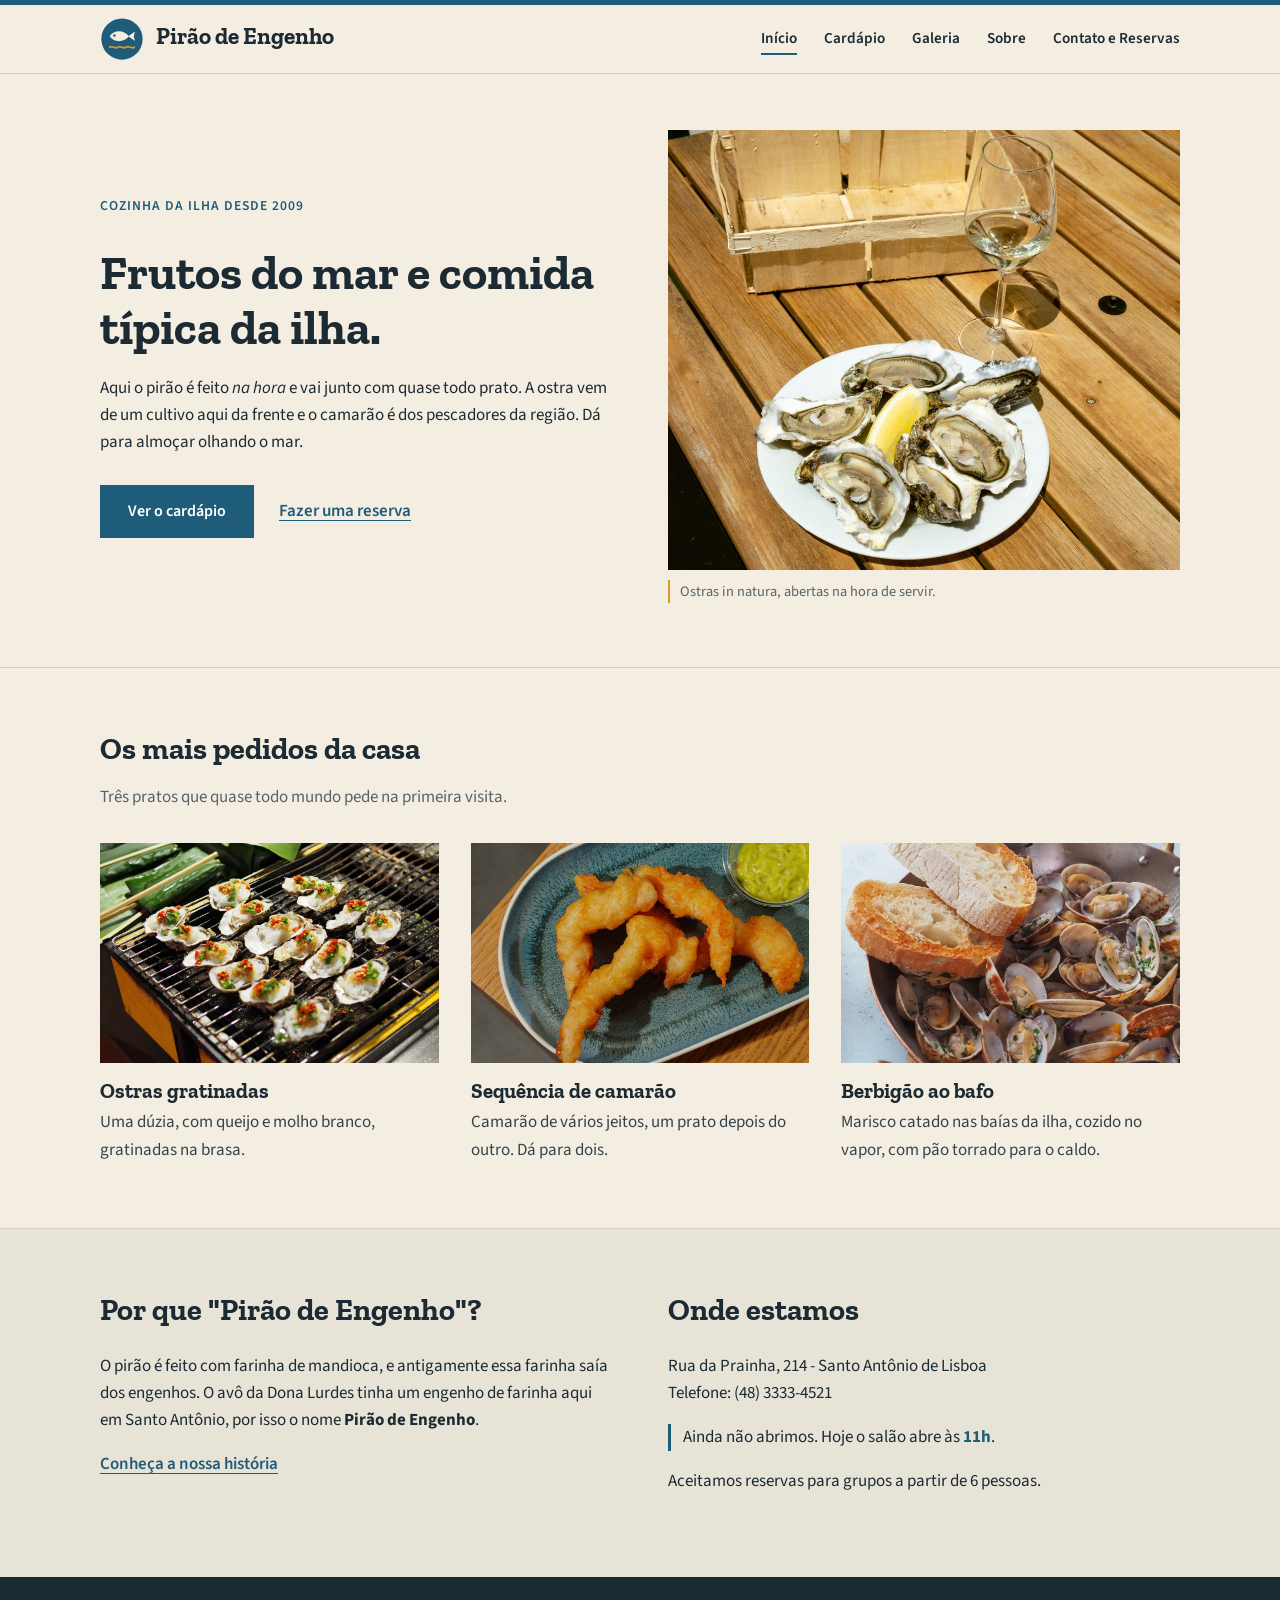
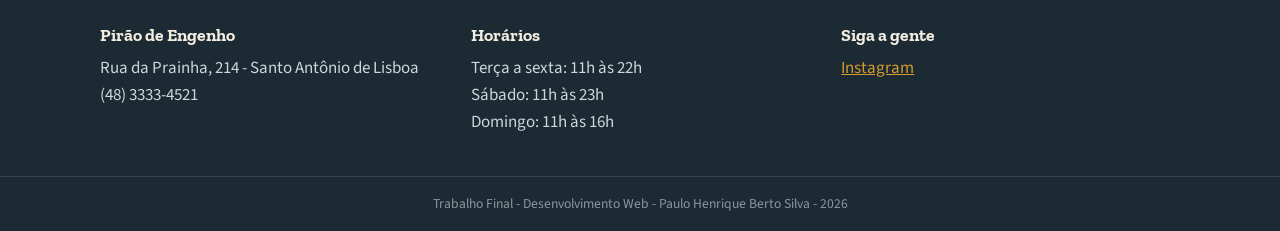
<file: index.html>
<!DOCTYPE html>
<html lang="pt-BR">
<head>
    <meta charset="UTF-8">
    <meta name="viewport" content="width=device-width, initial-scale=1.0">
    <title>Pirão de Engenho | Cozinha da Ilha</title>
    <link href="https://fonts.googleapis.com/css2?family=Zilla+Slab:wght@500;700&family=Source+Sans+3:ital,wght@0,400;0,600;1,400&display=swap" rel="stylesheet">
    <link rel="stylesheet" href="css/estilo.css">
</head>
<body>

    <header id="topo">
        <div class="container topo-conteudo">
            <a href="index.html" class="marca">
                <img src="img/logo.svg" alt="Logo do Pirão de Engenho" width="44" height="44">
                <span>Pirão de Engenho</span>
            </a>
            <nav id="menu">
                <ul>
                    <li><a href="index.html" class="ativo">Início</a></li>
                    <li><a href="cardapio.html">Cardápio</a></li>
                    <li><a href="galeria.html">Galeria</a></li>
                    <li><a href="sobre.html">Sobre</a></li>
                    <li><a href="contato.html">Contato e Reservas</a></li>
                </ul>
            </nav>
        </div>
    </header>

    <main>
        <section id="destaque-inicial">
            <div class="container duas-colunas">
                <div class="texto-inicial">
                    <p class="sobretitulo">Cozinha da ilha desde 2009</p>
                    <h1>Frutos do mar e comida típica da ilha.</h1>
                    <p>
                        Aqui o pirão é feito <em>na hora</em> e vai junto com quase todo prato.
                        A ostra vem de um cultivo aqui da frente e o camarão é dos pescadores da região.
                        Dá para almoçar olhando o mar.
                    </p>
                    <a href="cardapio.html" class="botao">Ver o cardápio</a>
                    <a href="contato.html" class="link-simples">Fazer uma reserva</a>
                </div>
                <figure class="foto-inicial">
                    <img src="img/hero.jpg" alt="Prato de ostras frescas com limão sobre uma mesa de madeira">
                    <figcaption>Ostras in natura, abertas na hora de servir.</figcaption>
                </figure>
            </div>
        </section>

        <section class="secao">
            <div class="container">
                <h2>Os mais pedidos da casa</h2>
                <p class="intro-secao">Três pratos que quase todo mundo pede na primeira visita.</p>

                <div class="grade-tres">
                    <article class="prato-destaque">
                        <img src="img/ostras-gratinadas.jpg" alt="Ostras gratinadas na grelha">
                        <h3>Ostras gratinadas</h3>
                        <p>Uma dúzia, com queijo e molho branco, gratinadas na brasa.</p>
                    </article>
                    <article class="prato-destaque">
                        <img src="img/camarao.jpg" alt="Camarão à milanesa com molho verde">
                        <h3>Sequência de camarão</h3>
                        <p>Camarão de vários jeitos, um prato depois do outro. Dá para dois.</p>
                    </article>
                    <article class="prato-destaque">
                        <img src="img/berbigao.jpg" alt="Panela de berbigão ao bafo com pão torrado">
                        <h3>Berbigão ao bafo</h3>
                        <p>Marisco catado nas baías da ilha, cozido no vapor, com pão torrado para o caldo.</p>
                    </article>
                </div>
            </div>
        </section>

        <section class="secao secao-clara">
            <div class="container duas-colunas">
                <div>
                    <h2>Por que "Pirão de Engenho"?</h2>
                    <p>
                        O pirão é feito com farinha de mandioca, e antigamente essa farinha saía dos
                        engenhos. O avô da Dona Lurdes tinha um engenho de farinha aqui em
                        Santo Antônio, por isso o nome <strong>Pirão de Engenho</strong>.
                    </p>
                    <a href="sobre.html" class="link-simples">Conheça a nossa história</a>
                </div>
                <div>
                    <h2>Onde estamos</h2>
                    <p>
                        Rua da Prainha, 214 - Santo Antônio de Lisboa<br>
                        Telefone: (48) 3333-4521
                    </p>
                    <!-- o texto deste parágrafo é preenchido pelo script.js -->
                    <p id="status-funcionamento">Confira nosso horário de funcionamento.</p>
                    <p>Aceitamos reservas para grupos a partir de 6 pessoas.</p>
                </div>
            </div>
        </section>
    </main>

    <footer id="rodape">
        <div class="container rodape-colunas">
            <div>
                <h2>Pirão de Engenho</h2>
                <p>Rua da Prainha, 214 - Santo Antônio de Lisboa<br>(48) 3333-4521</p>
            </div>
            <div>
                <h2>Horários</h2>
                <p>Terça a sexta: 11h às 22h<br>Sábado: 11h às 23h<br>Domingo: 11h às 16h</p>
            </div>
            <div>
                <h2>Siga a gente</h2>
                <p><a href="https://www.instagram.com/" target="_blank">Instagram</a></p>
            </div>
        </div>
        <p class="creditos">Trabalho Final - Desenvolvimento Web - Paulo Henrique Berto Silva - 2026</p>
    </footer>

    <script src="js/script.js"></script>
</body>
</html>
</file>
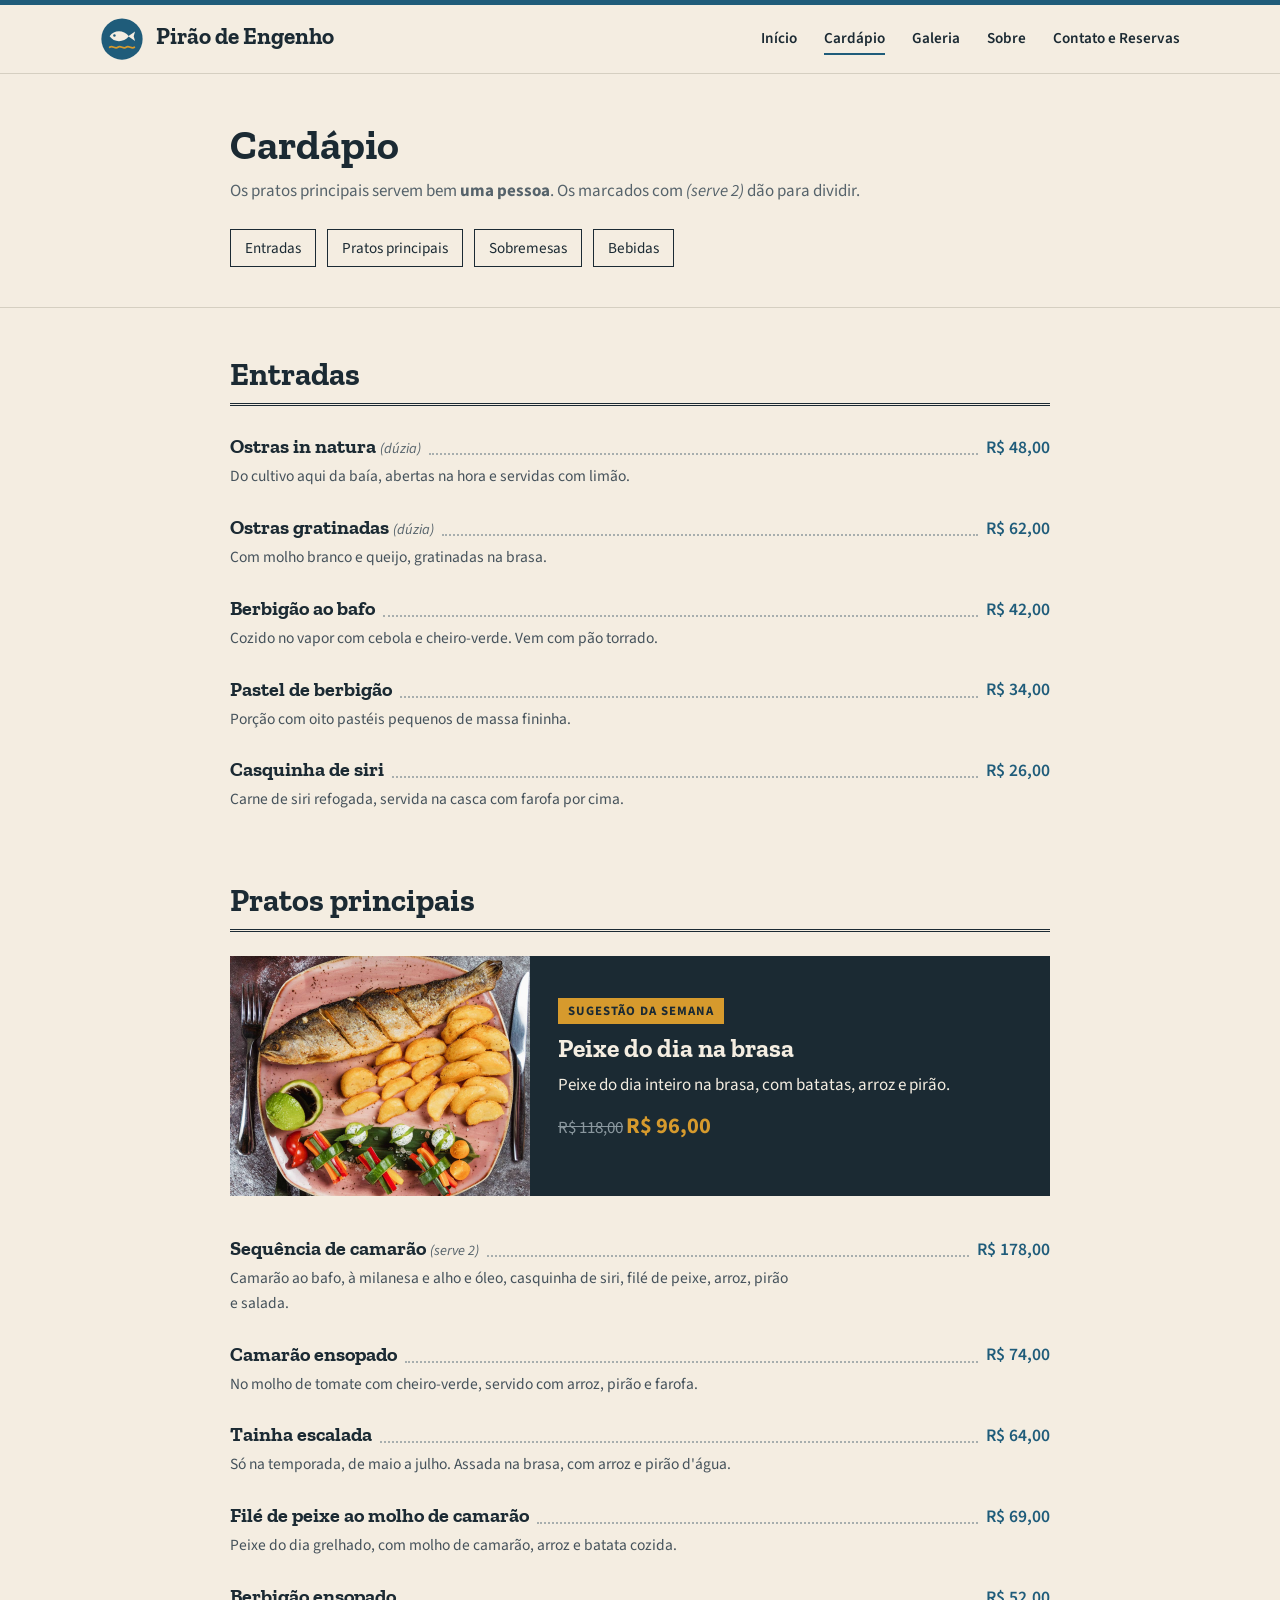
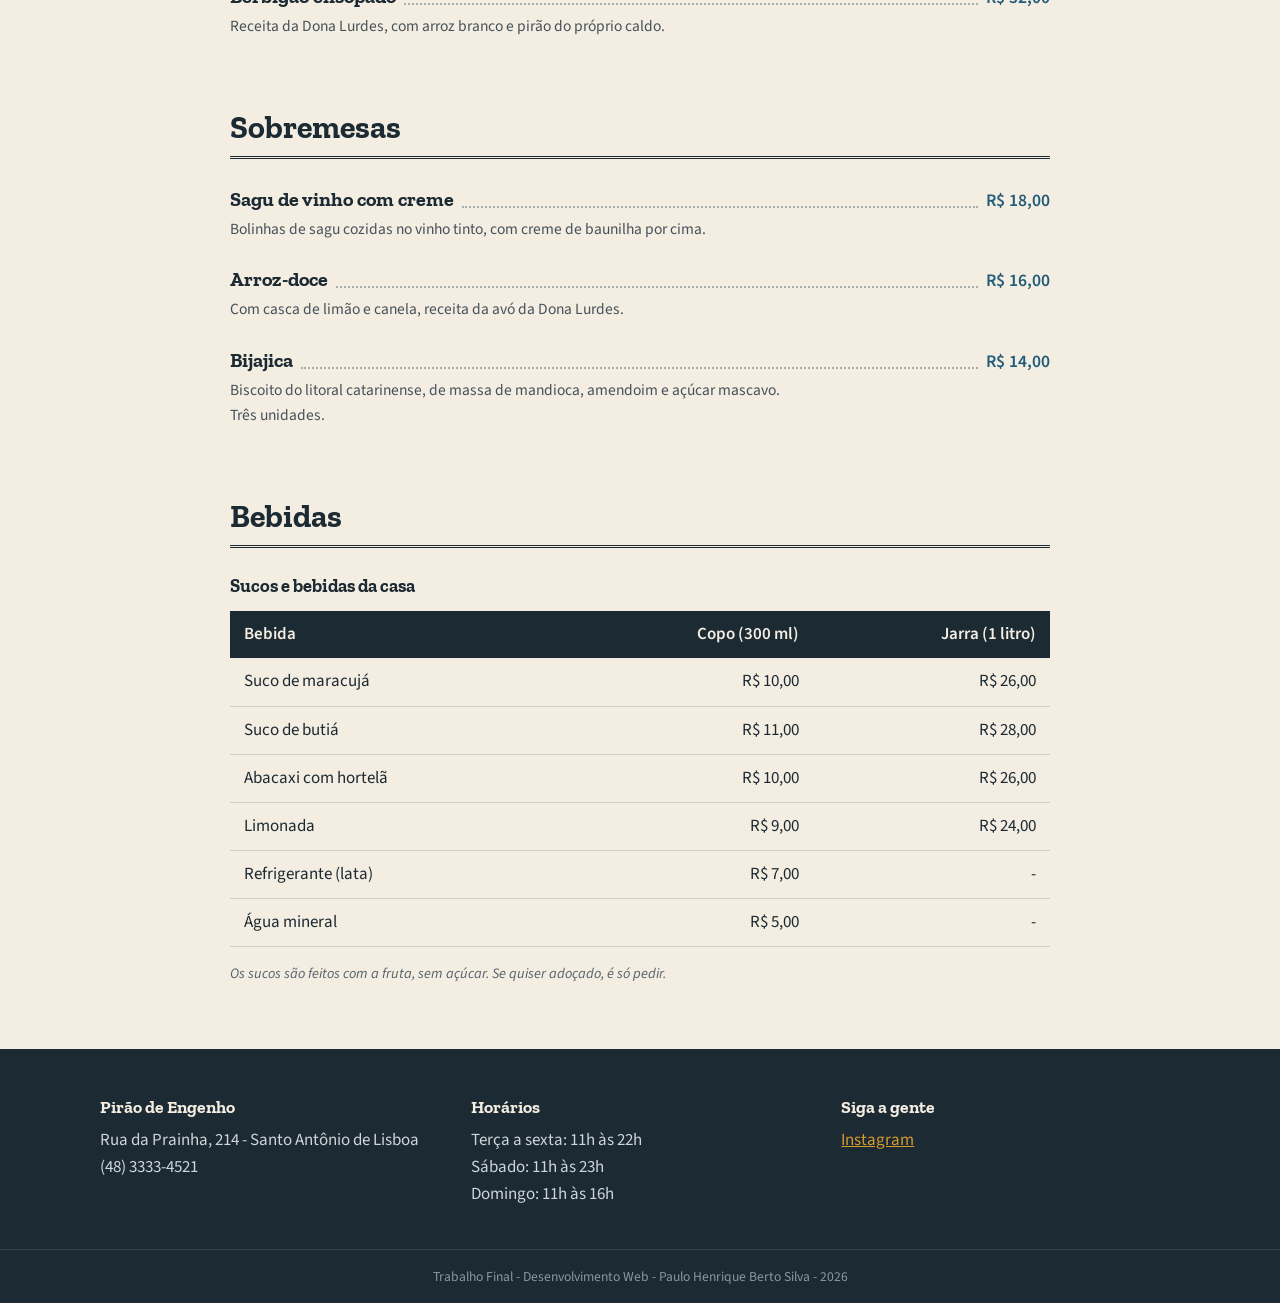
<file: cardapio.html>
<!DOCTYPE html>
<html lang="pt-BR">
<head>
    <meta charset="UTF-8">
    <meta name="viewport" content="width=device-width, initial-scale=1.0">
    <title>Cardápio | Pirão de Engenho</title>
    <link href="https://fonts.googleapis.com/css2?family=Zilla+Slab:wght@500;700&family=Source+Sans+3:ital,wght@0,400;0,600;1,400&display=swap" rel="stylesheet">
    <link rel="stylesheet" href="css/estilo.css">
</head>
<body>

    <header id="topo">
        <div class="container topo-conteudo">
            <a href="index.html" class="marca">
                <img src="img/logo.svg" alt="Logo do Pirão de Engenho" width="44" height="44">
                <span>Pirão de Engenho</span>
            </a>
            <nav id="menu">
                <ul>
                    <li><a href="index.html">Início</a></li>
                    <li><a href="cardapio.html" class="ativo">Cardápio</a></li>
                    <li><a href="galeria.html">Galeria</a></li>
                    <li><a href="sobre.html">Sobre</a></li>
                    <li><a href="contato.html">Contato e Reservas</a></li>
                </ul>
            </nav>
        </div>
    </header>

    <main>
        <section class="cabecalho-pagina">
            <div class="container cardapio">
                <h1>Cardápio</h1>
                <p>Os pratos principais servem bem <strong>uma pessoa</strong>. Os marcados com <em>(serve 2)</em> dão para dividir.</p>

                <!-- atalhos para as categorias -->
                <ul id="categorias">
                    <li><a href="#entradas">Entradas</a></li>
                    <li><a href="#principais">Pratos principais</a></li>
                    <li><a href="#sobremesas">Sobremesas</a></li>
                    <li><a href="#bebidas">Bebidas</a></li>
                </ul>
            </div>
        </section>

        <div class="container cardapio">

            <section id="entradas" class="categoria">
                <h2>Entradas</h2>
                <ul class="lista-pratos">
                    <li>
                        <div class="linha-prato">
                            <span class="nome-prato">Ostras in natura <em>(dúzia)</em></span>
                            <span class="pontilhado"></span>
                            <span class="preco">R$ 48,00</span>
                        </div>
                        <p class="descricao">Do cultivo aqui da baía, abertas na hora e servidas com limão.</p>
                    </li>
                    <li>
                        <div class="linha-prato">
                            <span class="nome-prato">Ostras gratinadas <em>(dúzia)</em></span>
                            <span class="pontilhado"></span>
                            <span class="preco">R$ 62,00</span>
                        </div>
                        <p class="descricao">Com molho branco e queijo, gratinadas na brasa.</p>
                    </li>
                    <li>
                        <div class="linha-prato">
                            <span class="nome-prato">Berbigão ao bafo</span>
                            <span class="pontilhado"></span>
                            <span class="preco">R$ 42,00</span>
                        </div>
                        <p class="descricao">Cozido no vapor com cebola e cheiro-verde. Vem com pão torrado.</p>
                    </li>
                    <li>
                        <div class="linha-prato">
                            <span class="nome-prato">Pastel de berbigão</span>
                            <span class="pontilhado"></span>
                            <span class="preco">R$ 34,00</span>
                        </div>
                        <p class="descricao">Porção com oito pastéis pequenos de massa fininha.</p>
                    </li>
                    <li>
                        <div class="linha-prato">
                            <span class="nome-prato">Casquinha de siri</span>
                            <span class="pontilhado"></span>
                            <span class="preco">R$ 26,00</span>
                        </div>
                        <p class="descricao">Carne de siri refogada, servida na casca com farofa por cima.</p>
                    </li>
                </ul>
            </section>

            <section id="principais" class="categoria">
                <h2>Pratos principais</h2>

                <!-- prato em destaque: muda toda semana -->
                <div id="sugestao-chef">
                    <img src="img/peixe-na-brasa.jpg" alt="Peixe inteiro assado com batatas e legumes">
                    <div>
                        <p class="selo">Sugestão da semana</p>
                        <h3>Peixe do dia na brasa</h3>
                        <p>Peixe do dia inteiro na brasa, com batatas, arroz e pirão.</p>
                        <p class="preco-destaque"><del>R$ 118,00</del> <strong>R$ 96,00</strong></p>
                    </div>
                </div>

                <ul class="lista-pratos">
                    <li>
                        <div class="linha-prato">
                            <span class="nome-prato">Sequência de camarão <em>(serve 2)</em></span>
                            <span class="pontilhado"></span>
                            <span class="preco">R$ 178,00</span>
                        </div>
                        <p class="descricao">Camarão ao bafo, à milanesa e alho e óleo, casquinha de siri, filé de peixe, arroz, pirão e salada.</p>
                    </li>
                    <li>
                        <div class="linha-prato">
                            <span class="nome-prato">Camarão ensopado</span>
                            <span class="pontilhado"></span>
                            <span class="preco">R$ 74,00</span>
                        </div>
                        <p class="descricao">No molho de tomate com cheiro-verde, servido com arroz, pirão e farofa.</p>
                    </li>
                    <li>
                        <div class="linha-prato">
                            <span class="nome-prato">Tainha escalada</span>
                            <span class="pontilhado"></span>
                            <span class="preco">R$ 64,00</span>
                        </div>
                        <p class="descricao">Só na temporada, de maio a julho. Assada na brasa, com arroz e pirão d'água.</p>
                    </li>
                    <li>
                        <div class="linha-prato">
                            <span class="nome-prato">Filé de peixe ao molho de camarão</span>
                            <span class="pontilhado"></span>
                            <span class="preco">R$ 69,00</span>
                        </div>
                        <p class="descricao">Peixe do dia grelhado, com molho de camarão, arroz e batata cozida.</p>
                    </li>
                    <li>
                        <div class="linha-prato">
                            <span class="nome-prato">Berbigão ensopado</span>
                            <span class="pontilhado"></span>
                            <span class="preco">R$ 52,00</span>
                        </div>
                        <p class="descricao">Receita da Dona Lurdes, com arroz branco e pirão do próprio caldo.</p>
                    </li>
                </ul>
            </section>

            <section id="sobremesas" class="categoria">
                <h2>Sobremesas</h2>
                <ul class="lista-pratos">
                    <li>
                        <div class="linha-prato">
                            <span class="nome-prato">Sagu de vinho com creme</span>
                            <span class="pontilhado"></span>
                            <span class="preco">R$ 18,00</span>
                        </div>
                        <p class="descricao">Bolinhas de sagu cozidas no vinho tinto, com creme de baunilha por cima.</p>
                    </li>
                    <li>
                        <div class="linha-prato">
                            <span class="nome-prato">Arroz-doce</span>
                            <span class="pontilhado"></span>
                            <span class="preco">R$ 16,00</span>
                        </div>
                        <p class="descricao">Com casca de limão e canela, receita da avó da Dona Lurdes.</p>
                    </li>
                    <li>
                        <div class="linha-prato">
                            <span class="nome-prato">Bijajica</span>
                            <span class="pontilhado"></span>
                            <span class="preco">R$ 14,00</span>
                        </div>
                        <p class="descricao">Biscoito do litoral catarinense, de massa de mandioca, amendoim e açúcar mascavo. Três unidades.</p>
                    </li>
                </ul>
            </section>

            <section id="bebidas" class="categoria">
                <h2>Bebidas</h2>
                <table class="tabela">
                    <caption>Sucos e bebidas da casa</caption>
                    <thead>
                        <tr>
                            <th>Bebida</th>
                            <th>Copo (300 ml)</th>
                            <th>Jarra (1 litro)</th>
                        </tr>
                    </thead>
                    <tbody>
                        <tr>
                            <td>Suco de maracujá</td>
                            <td>R$ 10,00</td>
                            <td>R$ 26,00</td>
                        </tr>
                        <tr>
                            <td>Suco de butiá</td>
                            <td>R$ 11,00</td>
                            <td>R$ 28,00</td>
                        </tr>
                        <tr>
                            <td>Abacaxi com hortelã</td>
                            <td>R$ 10,00</td>
                            <td>R$ 26,00</td>
                        </tr>
                        <tr>
                            <td>Limonada</td>
                            <td>R$ 9,00</td>
                            <td>R$ 24,00</td>
                        </tr>
                        <tr>
                            <td>Refrigerante (lata)</td>
                            <td>R$ 7,00</td>
                            <td>-</td>
                        </tr>
                        <tr>
                            <td>Água mineral</td>
                            <td>R$ 5,00</td>
                            <td>-</td>
                        </tr>
                    </tbody>
                </table>
                <p class="observacao">Os sucos são feitos com a fruta, sem açúcar. Se quiser adoçado, é só pedir.</p>
            </section>

        </div>
    </main>

    <footer id="rodape">
        <div class="container rodape-colunas">
            <div>
                <h2>Pirão de Engenho</h2>
                <p>Rua da Prainha, 214 - Santo Antônio de Lisboa<br>(48) 3333-4521</p>
            </div>
            <div>
                <h2>Horários</h2>
                <p>Terça a sexta: 11h às 22h<br>Sábado: 11h às 23h<br>Domingo: 11h às 16h</p>
            </div>
            <div>
                <h2>Siga a gente</h2>
                <p><a href="https://www.instagram.com/" target="_blank">Instagram</a></p>
            </div>
        </div>
        <p class="creditos">Trabalho Final - Desenvolvimento Web - Paulo Henrique Berto Silva - 2026</p>
    </footer>

    <script src="js/script.js"></script>
</body>
</html>
</file>
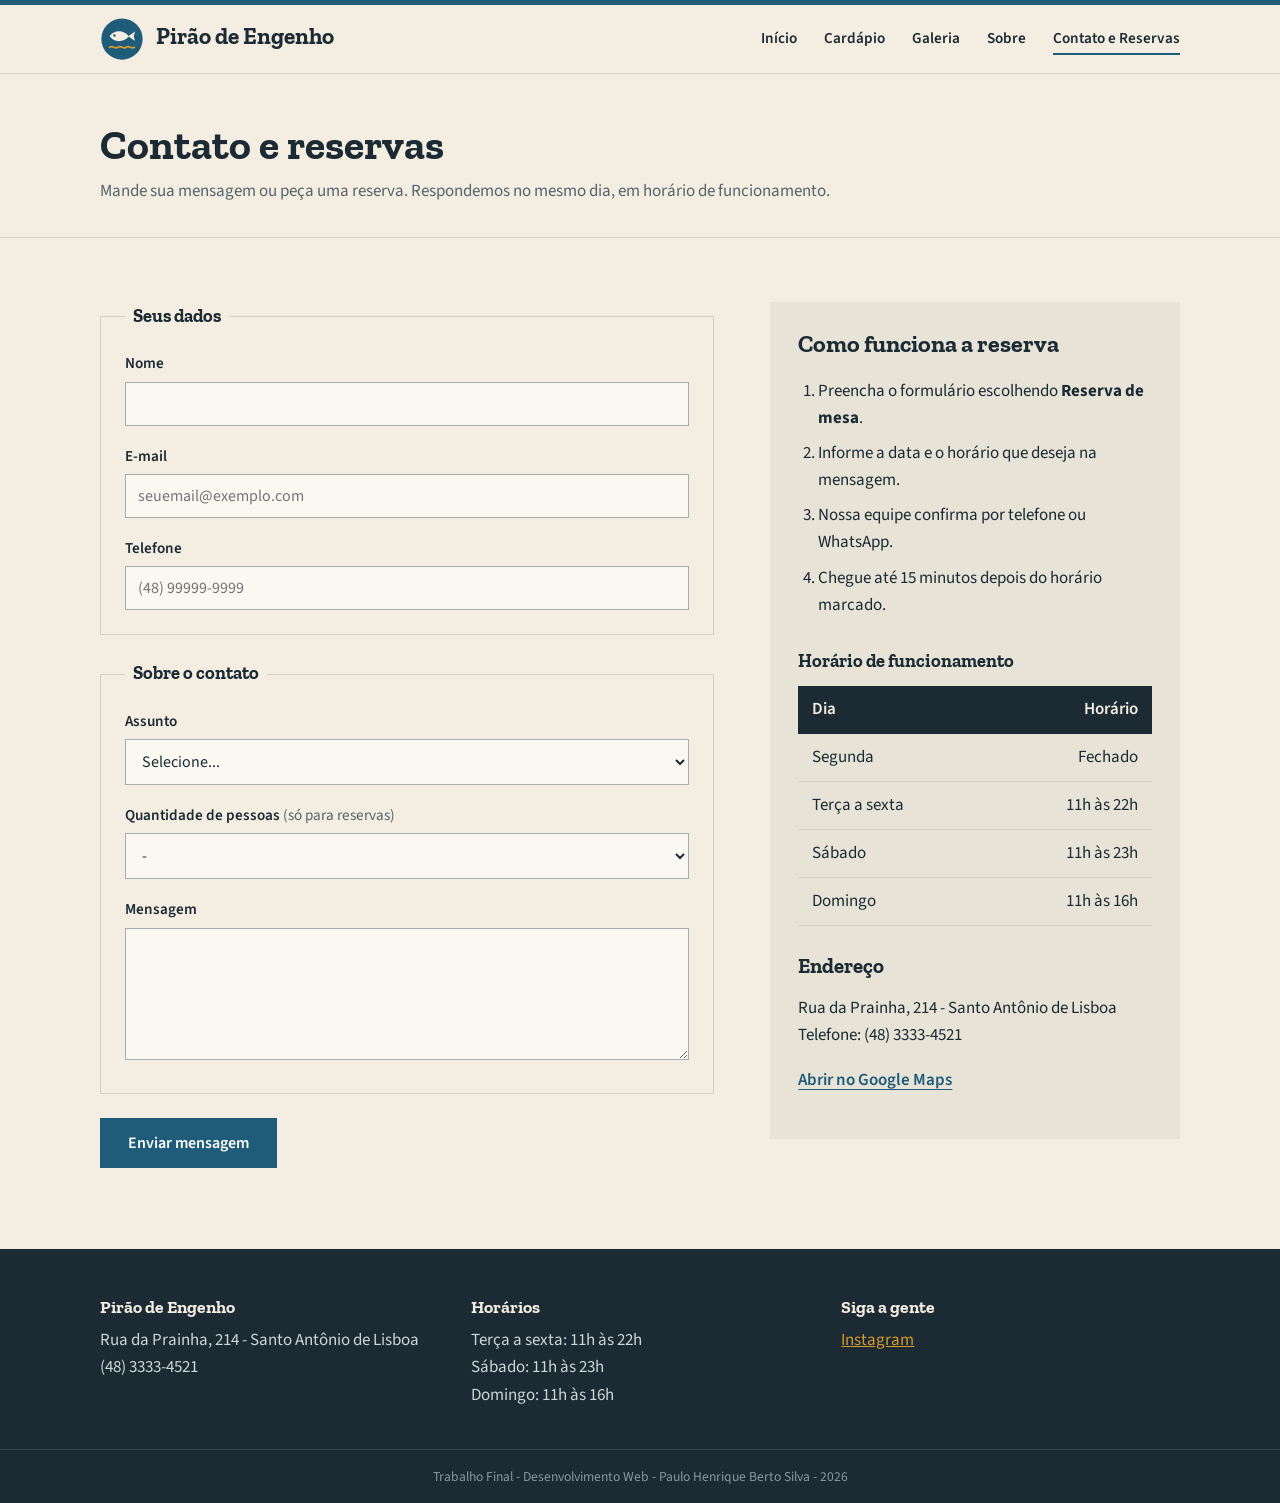
<file: contato.html>
<!DOCTYPE html>
<html lang="pt-BR">
<head>
    <meta charset="UTF-8">
    <meta name="viewport" content="width=device-width, initial-scale=1.0">
    <title>Contato e Reservas | Pirão de Engenho</title>
    <link href="https://fonts.googleapis.com/css2?family=Zilla+Slab:wght@500;700&family=Source+Sans+3:ital,wght@0,400;0,600;1,400&display=swap" rel="stylesheet">
    <link rel="stylesheet" href="css/estilo.css">
</head>
<body>

    <header id="topo">
        <div class="container topo-conteudo">
            <a href="index.html" class="marca">
                <img src="img/logo.svg" alt="Logo do Pirão de Engenho" width="44" height="44">
                <span>Pirão de Engenho</span>
            </a>
            <nav id="menu">
                <ul>
                    <li><a href="index.html">Início</a></li>
                    <li><a href="cardapio.html">Cardápio</a></li>
                    <li><a href="galeria.html">Galeria</a></li>
                    <li><a href="sobre.html">Sobre</a></li>
                    <li><a href="contato.html" class="ativo">Contato e Reservas</a></li>
                </ul>
            </nav>
        </div>
    </header>

    <main>
        <section class="cabecalho-pagina">
            <div class="container">
                <h1>Contato e reservas</h1>
                <p>Mande sua mensagem ou peça uma reserva. Respondemos no mesmo dia, em horário de funcionamento.</p>
            </div>
        </section>

        <div class="secao">
            <div class="container contato-colunas">

                <form id="form-contato" action="#" onsubmit="return validarFormulario()">
                    <fieldset>
                        <legend>Seus dados</legend>

                        <label for="nome">Nome</label>
                        <input type="text" id="nome" name="nome">

                        <label for="email">E-mail</label>
                        <input type="email" id="email" name="email" placeholder="seuemail@exemplo.com">

                        <label for="telefone">Telefone</label>
                        <input type="tel" id="telefone" name="telefone" placeholder="(48) 99999-9999">
                    </fieldset>

                    <fieldset>
                        <legend>Sobre o contato</legend>

                        <label for="assunto">Assunto</label>
                        <select id="assunto" name="assunto">
                            <option value="">Selecione...</option>
                            <option value="reserva">Reserva de mesa</option>
                            <option value="evento">Aniversário ou evento</option>
                            <option value="duvida">Dúvida</option>
                            <option value="elogio">Elogio ou reclamação</option>
                        </select>

                        <label for="pessoas">Quantidade de pessoas <span class="dica">(só para reservas)</span></label>
                        <select id="pessoas" name="pessoas">
                            <option value="">-</option>
                            <option value="6">6 a 10 pessoas</option>
                            <option value="11">11 a 20 pessoas</option>
                            <option value="21">Mais de 20 pessoas</option>
                        </select>

                        <label for="mensagem">Mensagem</label>
                        <textarea id="mensagem" name="mensagem" rows="5"></textarea>
                    </fieldset>

                    <button type="submit" class="botao">Enviar mensagem</button>

                    <!-- aparece depois do envio -->
                    <p id="retorno-form"></p>
                </form>

                <aside class="info-contato">
                    <h2>Como funciona a reserva</h2>
                    <ol>
                        <li>Preencha o formulário escolhendo <strong>Reserva de mesa</strong>.</li>
                        <li>Informe a data e o horário que deseja na mensagem.</li>
                        <li>Nossa equipe confirma por telefone ou WhatsApp.</li>
                        <li>Chegue até 15 minutos depois do horário marcado.</li>
                    </ol>

                    <table class="tabela">
                        <caption>Horário de funcionamento</caption>
                        <thead>
                            <tr>
                                <th>Dia</th>
                                <th>Horário</th>
                            </tr>
                        </thead>
                        <tbody>
                            <tr>
                                <td>Segunda</td>
                                <td>Fechado</td>
                            </tr>
                            <tr>
                                <td>Terça a sexta</td>
                                <td>11h às 22h</td>
                            </tr>
                            <tr>
                                <td>Sábado</td>
                                <td>11h às 23h</td>
                            </tr>
                            <tr>
                                <td>Domingo</td>
                                <td>11h às 16h</td>
                            </tr>
                        </tbody>
                    </table>

                    <h3>Endereço</h3>
                    <p>
                        Rua da Prainha, 214 - Santo Antônio de Lisboa<br>
                        Telefone: (48) 3333-4521
                    </p>
                    <p><a href="https://www.google.com/maps" target="_blank" class="link-simples">Abrir no Google Maps</a></p>
                </aside>

            </div>
        </div>
    </main>

    <footer id="rodape">
        <div class="container rodape-colunas">
            <div>
                <h2>Pirão de Engenho</h2>
                <p>Rua da Prainha, 214 - Santo Antônio de Lisboa<br>(48) 3333-4521</p>
            </div>
            <div>
                <h2>Horários</h2>
                <p>Terça a sexta: 11h às 22h<br>Sábado: 11h às 23h<br>Domingo: 11h às 16h</p>
            </div>
            <div>
                <h2>Siga a gente</h2>
                <p><a href="https://www.instagram.com/" target="_blank">Instagram</a></p>
            </div>
        </div>
        <p class="creditos">Trabalho Final - Desenvolvimento Web - Paulo Henrique Berto Silva - 2026</p>
    </footer>

    <script src="js/script.js"></script>
</body>
</html>
</file>
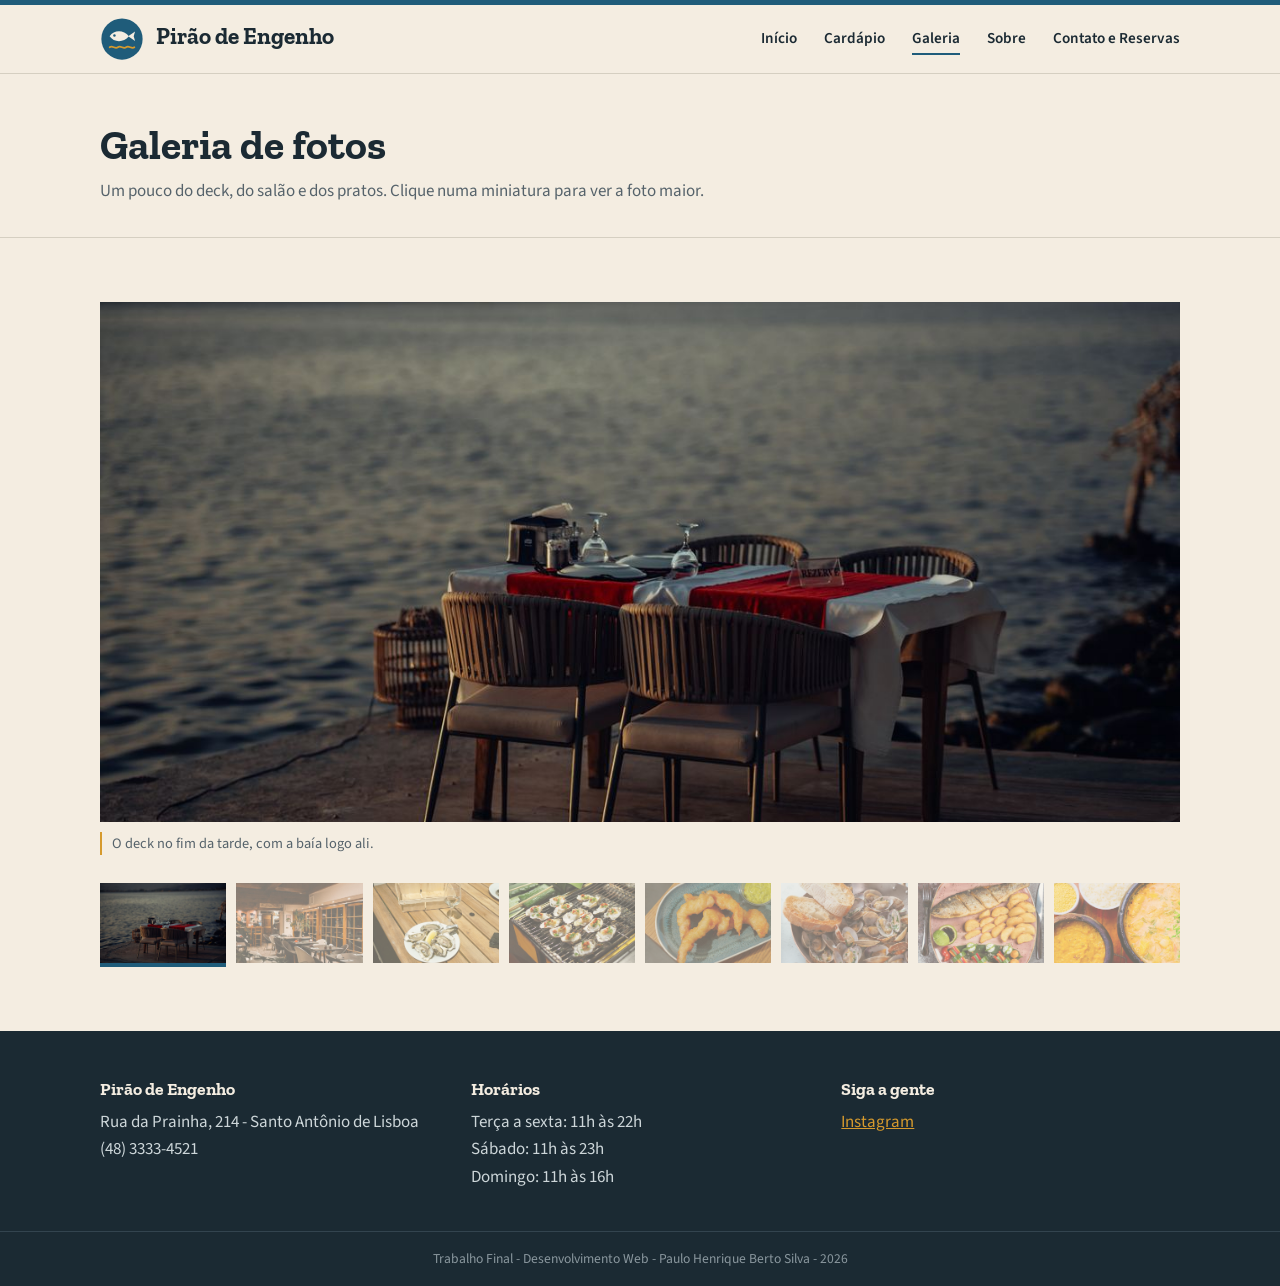
<file: galeria.html>
<!DOCTYPE html>
<html lang="pt-BR">
<head>
    <meta charset="UTF-8">
    <meta name="viewport" content="width=device-width, initial-scale=1.0">
    <title>Galeria | Pirão de Engenho</title>
    <link href="https://fonts.googleapis.com/css2?family=Zilla+Slab:wght@500;700&family=Source+Sans+3:ital,wght@0,400;0,600;1,400&display=swap" rel="stylesheet">
    <link rel="stylesheet" href="css/estilo.css">
</head>
<body>

    <header id="topo">
        <div class="container topo-conteudo">
            <a href="index.html" class="marca">
                <img src="img/logo.svg" alt="Logo do Pirão de Engenho" width="44" height="44">
                <span>Pirão de Engenho</span>
            </a>
            <nav id="menu">
                <ul>
                    <li><a href="index.html">Início</a></li>
                    <li><a href="cardapio.html">Cardápio</a></li>
                    <li><a href="galeria.html" class="ativo">Galeria</a></li>
                    <li><a href="sobre.html">Sobre</a></li>
                    <li><a href="contato.html">Contato e Reservas</a></li>
                </ul>
            </nav>
        </div>
    </header>

    <main>
        <section class="cabecalho-pagina">
            <div class="container">
                <h1>Galeria de fotos</h1>
                <p>Um pouco do deck, do salão e dos pratos. Clique numa miniatura para ver a foto maior.</p>
            </div>
        </section>

        <div class="secao">
            <div class="container">
                <figure id="foto-principal">
                    <img id="imagem-grande" src="img/deck.jpg" alt="Deck do restaurante sobre o mar">
                    <figcaption id="legenda-foto">O deck no fim da tarde, com a baía logo ali.</figcaption>
                </figure>

                <!-- cada miniatura chama trocarFoto() passando o arquivo e a legenda -->
                <ul id="miniaturas">
                    <li><img src="img/deck.jpg" alt="Deck do restaurante sobre o mar" class="selecionada" onclick="trocarFoto(this, 'O deck no fim da tarde, com a baía logo ali.')"></li>
                    <li><img src="img/salao.jpg" alt="Salão com teto de madeira" onclick="trocarFoto(this, 'O salão, com o teto de madeira do rancho antigo.')"></li>
                    <li><img src="img/hero.jpg" alt="Ostras in natura com limão" onclick="trocarFoto(this, 'Ostras in natura com limão.')"></li>
                    <li><img src="img/ostras-gratinadas.jpg" alt="Ostras gratinadas na grelha" onclick="trocarFoto(this, 'Ostras gratinadas indo para a brasa.')"></li>
                    <li><img src="img/camarao.jpg" alt="Camarão à milanesa" onclick="trocarFoto(this, 'Camarão à milanesa, uma das etapas da sequência.')"></li>
                    <li><img src="img/berbigao.jpg" alt="Berbigão ao bafo" onclick="trocarFoto(this, 'Berbigão ao bafo com pão torrado.')"></li>
                    <li><img src="img/peixe-na-brasa.jpg" alt="Peixe assado na brasa" onclick="trocarFoto(this, 'Peixe do dia na brasa, a sugestão da semana.')"></li>
                    <li><img src="img/ensopado.jpg" alt="Camarão ensopado com pirão" onclick="trocarFoto(this, 'Camarão ensopado com pirão, arroz e farofa.')"></li>
                </ul>
            </div>
        </div>
    </main>

    <footer id="rodape">
        <div class="container rodape-colunas">
            <div>
                <h2>Pirão de Engenho</h2>
                <p>Rua da Prainha, 214 - Santo Antônio de Lisboa<br>(48) 3333-4521</p>
            </div>
            <div>
                <h2>Horários</h2>
                <p>Terça a sexta: 11h às 22h<br>Sábado: 11h às 23h<br>Domingo: 11h às 16h</p>
            </div>
            <div>
                <h2>Siga a gente</h2>
                <p><a href="https://www.instagram.com/" target="_blank">Instagram</a></p>
            </div>
        </div>
        <p class="creditos">Trabalho Final - Desenvolvimento Web - Paulo Henrique Berto Silva - 2026</p>
    </footer>

    <script src="js/script.js"></script>
</body>
</html>
</file>
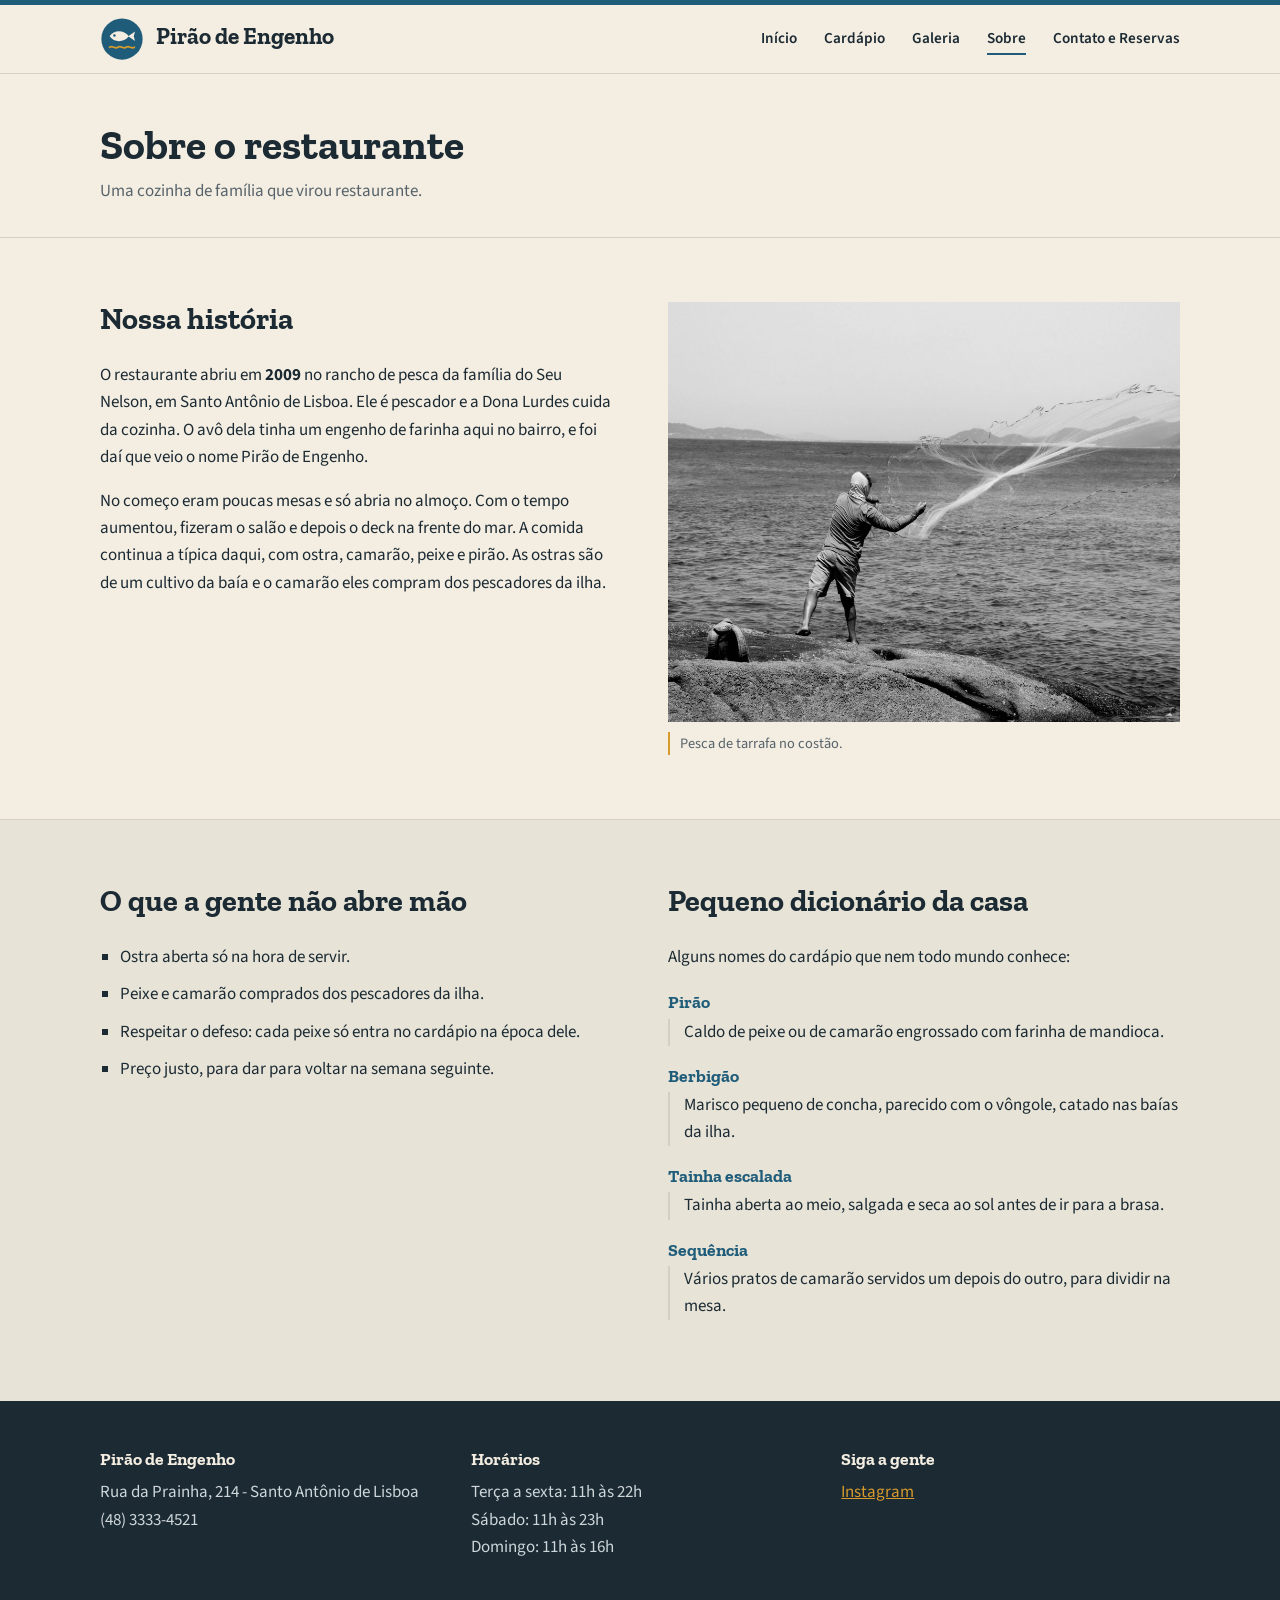
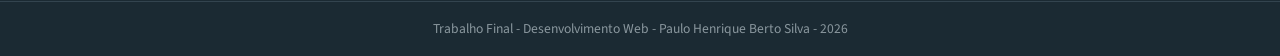
<file: sobre.html>
<!DOCTYPE html>
<html lang="pt-BR">
<head>
    <meta charset="UTF-8">
    <meta name="viewport" content="width=device-width, initial-scale=1.0">
    <title>Sobre | Pirão de Engenho</title>
    <link href="https://fonts.googleapis.com/css2?family=Zilla+Slab:wght@500;700&family=Source+Sans+3:ital,wght@0,400;0,600;1,400&display=swap" rel="stylesheet">
    <link rel="stylesheet" href="css/estilo.css">
</head>
<body>

    <header id="topo">
        <div class="container topo-conteudo">
            <a href="index.html" class="marca">
                <img src="img/logo.svg" alt="Logo do Pirão de Engenho" width="44" height="44">
                <span>Pirão de Engenho</span>
            </a>
            <nav id="menu">
                <ul>
                    <li><a href="index.html">Início</a></li>
                    <li><a href="cardapio.html">Cardápio</a></li>
                    <li><a href="galeria.html">Galeria</a></li>
                    <li><a href="sobre.html" class="ativo">Sobre</a></li>
                    <li><a href="contato.html">Contato e Reservas</a></li>
                </ul>
            </nav>
        </div>
    </header>

    <main>
        <section class="cabecalho-pagina">
            <div class="container">
                <h1>Sobre o restaurante</h1>
                <p>Uma cozinha de família que virou restaurante.</p>
            </div>
        </section>

        <section class="secao">
            <div class="container duas-colunas">
                <div>
                    <h2>Nossa história</h2>
                    <p>
                        O restaurante abriu em <strong>2009</strong> no rancho de pesca da família do Seu Nelson,
                        em Santo Antônio de Lisboa. Ele é pescador e a Dona Lurdes cuida da cozinha. O avô dela
                        tinha um engenho de farinha aqui no bairro, e foi daí que veio o nome Pirão de Engenho.
                    </p>
                    <p>
                        No começo eram poucas mesas e só abria no almoço. Com o tempo aumentou, fizeram o salão
                        e depois o deck na frente do mar. A comida continua a típica daqui, com ostra, camarão,
                        peixe e pirão. As ostras são de um cultivo da baía e o camarão eles compram dos
                        pescadores da ilha.
                    </p>
                </div>
                <figure class="foto-lateral">
                    <img src="img/pescador.jpg" alt="Pescador jogando a tarrafa do costão">
                    <figcaption>Pesca de tarrafa no costão.</figcaption>
                </figure>
            </div>
        </section>

        <section class="secao secao-clara">
            <div class="container duas-colunas">
                <div>
                    <h2>O que a gente não abre mão</h2>
                    <ul class="lista-marcada">
                        <li>Ostra aberta só na hora de servir.</li>
                        <li>Peixe e camarão comprados dos pescadores da ilha.</li>
                        <li>Respeitar o defeso: cada peixe só entra no cardápio na época dele.</li>
                        <li>Preço justo, para dar para voltar na semana seguinte.</li>
                    </ul>
                </div>
                <div>
                    <h2>Pequeno dicionário da casa</h2>
                    <p>Alguns nomes do cardápio que nem todo mundo conhece:</p>
                    <dl class="dicionario">
                        <dt>Pirão</dt>
                        <dd>Caldo de peixe ou de camarão engrossado com farinha de mandioca.</dd>

                        <dt>Berbigão</dt>
                        <dd>Marisco pequeno de concha, parecido com o vôngole, catado nas baías da ilha.</dd>

                        <dt>Tainha escalada</dt>
                        <dd>Tainha aberta ao meio, salgada e seca ao sol antes de ir para a brasa.</dd>

                        <dt>Sequência</dt>
                        <dd>Vários pratos de camarão servidos um depois do outro, para dividir na mesa.</dd>
                    </dl>
                </div>
            </div>
        </section>
    </main>

    <footer id="rodape">
        <div class="container rodape-colunas">
            <div>
                <h2>Pirão de Engenho</h2>
                <p>Rua da Prainha, 214 - Santo Antônio de Lisboa<br>(48) 3333-4521</p>
            </div>
            <div>
                <h2>Horários</h2>
                <p>Terça a sexta: 11h às 22h<br>Sábado: 11h às 23h<br>Domingo: 11h às 16h</p>
            </div>
            <div>
                <h2>Siga a gente</h2>
                <p><a href="https://www.instagram.com/" target="_blank">Instagram</a></p>
            </div>
        </div>
        <p class="creditos">Trabalho Final - Desenvolvimento Web - Paulo Henrique Berto Silva - 2026</p>
    </footer>

    <script src="js/script.js"></script>
</body>
</html>
</file>
<file: css/estilo.css>
/* Pirão de Engenho - estilos de todas as páginas
   id: o que aparece uma vez só (topo, rodapé, foto da galeria) e o que o JS usa
   classe: o que repete, tipo .botao e .lista-pratos
*/


/* ELEMENTOS GERAIS */

body {
    margin: 0px;
    background-color: #f4ede1;
    color: #1b2a33;
    font-family: "Source Sans 3", Arial, sans-serif;
    font-size: 17px;
    line-height: 1.6;
}

h1, h2, h3, h4 {
    font-family: "Zilla Slab", Georgia, serif;
    line-height: 1.15;
    color: #1b2a33;
}

h1 { font-size: 2.6rem; }

h2 {
    font-size: 1.9rem;
    margin-top: 0;
}

h3 { font-size: 1.3rem; }

a { color: #1f5c7a; }

figure { margin: 0px; }

figure img {
    display: block;
    width: 100%;
    object-fit: cover;
}

figcaption {
    margin-top: 10px;
    padding-left: 10px;
    border-left: 2px solid #d69a2d;
    font-size: 0.9rem;
    color: #56636b;
}

/* largura máxima do conteúdo, centralizado */
.container {
    max-width: 1080px;
    margin: 0 auto;
    padding: 0 24px;
}


/* TOPO E MENU */

#topo {
    position: sticky;
    top: 0;
    z-index: 10;
    background-color: #f4ede1;
    border-top: 5px solid #1f5c7a;
    border-bottom: 1px solid #d5cfc1;
}

.topo-conteudo {
    display: grid;
    grid-template-columns: auto 1fr;
    align-items: center;
    padding-top: 12px;
    padding-bottom: 12px;
}

.marca {
    text-decoration: none;
    color: #1b2a33;
    font-family: "Zilla Slab", Georgia, serif;
    font-size: 1.45rem;
    font-weight: 700;
}

.marca img {
    vertical-align: middle;
    margin-right: 8px;
}

#menu ul {
    margin: 0px;
    padding: 0;
    list-style: none;
    text-align: right;
}

#menu li {
    display: inline-block;
    margin-left: 24px;
}

#menu a {
    color: #1b2a33;
    text-decoration: none;
    font-weight: 600;
    font-size: 0.95rem;
    padding: 4px 0;
    border-bottom: 2px solid transparent;
}

#menu a:hover { color: #1f5c7a; }

/* página atual fica sublinhada */
#menu a.ativo { border-bottom-color: #1f5c7a; }


/* BOTÕES E LINKS */

.botao {
    display: inline-block;
    padding: 12px 26px;
    background-color: #1f5c7a;
    color: #ffffff;
    border: 2px solid #1f5c7a;
    font-family: inherit;
    font-size: 1rem;
    font-weight: 600;
    text-decoration: none;
    cursor: pointer;
}

.botao:hover {
    background-color: transparent;
    color: #1f5c7a;
}

.link-simples {
    display: inline-block;
    font-weight: 600;
    text-underline-offset: 4px;
}

.link-simples:hover { color: #1b2a33; }

/* quando o link vem logo depois do botão, dá um espaço entre eles */
.botao + .link-simples { margin-left: 22px; }


/* SEÇÕES */

.secao { padding: 64px 0; }

.secao-clara {
    background-color: #e7e3d7;
    border-top: 1px solid #d5cfc1;
}

.intro-secao {
    margin-top: -8px;
    margin-bottom: 32px;
    color: #56636b;
}

.duas-colunas {
    display: grid;
    grid-template-columns: 1fr 1fr;
    gap: 56px;
}

.grade-tres {
    display: grid;
    grid-template-columns: 1fr 1fr 1fr;
    gap: 32px;
}

/* título das páginas internas */
.cabecalho-pagina {
    padding: 48px 0 32px;
    border-bottom: 1px solid #d5cfc1;
}

.cabecalho-pagina h1 { margin: 0 0 8px; }

.cabecalho-pagina p {
    margin: 0px;
    color: #56636b;
}


/* PÁGINA INICIAL */

#destaque-inicial {
    padding: 56px 0 64px;
    border-bottom: 1px solid #d5cfc1;
}

#destaque-inicial .duas-colunas { align-items: center; }

.sobretitulo {
    margin: 0 0 12px;
    color: #1f5c7a;
    font-size: 0.85rem;
    font-weight: 600;
    text-transform: uppercase;
    letter-spacing: 1px;
}

.texto-inicial h1 {
    font-size: 3rem;
    margin: 0 0 20px;
}

.texto-inicial p { margin-bottom: 28px; }

.foto-inicial img { height: 440px; }

/* aviso de aberto/fechado, junto do endereço */
#status-funcionamento {
    padding-left: 12px;
    border-left: 3px solid #1f5c7a;
}

#status-funcionamento strong { color: #1f5c7a; }

.prato-destaque img {
    display: block;
    width: 100%;
    height: 220px;
    object-fit: cover;
}

.prato-destaque h3 { margin: 16px 0 6px; }

.prato-destaque p {
    margin: 0px;
    color: #34434d;
}

.prato-destaque:hover h3 { color: #1f5c7a; }


/* CARDÁPIO */

#categorias {
    margin: 24px 0 0;
    padding: 0;
    list-style: none;
}

#categorias li {
    display: inline-block;
    margin: 0 8px 8px 0;
}

#categorias a {
    display: block;
    padding: 6px 14px;
    border: 1px solid #1b2a33;
    color: #1b2a33;
    text-decoration: none;
    font-size: 0.95rem;
}

#categorias a:hover {
    background-color: #1b2a33;
    color: #f4ede1;
}

/* o cardápio fica mais estreito para facilitar a leitura */
.cardapio { max-width: 820px; }

.categoria { padding-top: 48px; }

.categoria h2 {
    font-size: 2rem;
    margin-bottom: 24px;
    padding-bottom: 10px;
    border-bottom: 3px double #1b2a33;
}

.lista-pratos {
    margin: 0px;
    padding: 0;
    list-style: none;
}

.lista-pratos li { margin-bottom: 22px; }

/* nome ... pontilhado ... preço, igual cardápio impresso */
.linha-prato {
    display: grid;
    grid-template-columns: auto 1fr auto;
    align-items: end;
    gap: 8px;
}

.nome-prato {
    font-family: "Zilla Slab", Georgia, serif;
    font-size: 1.25rem;
    font-weight: 700;
}

.nome-prato em {
    font-family: "Source Sans 3", Arial, sans-serif;
    font-size: 0.9rem;
    font-weight: 400;
    color: #56636b;
}

.pontilhado {
    border-bottom: 2px dotted #a7aeae;
    margin-bottom: 7px;
}

.preco {
    font-weight: 600;
    font-size: 1.1rem;
    color: #1f5c7a;
}

.descricao {
    margin: 2px 0 0;
    max-width: 560px;
    color: #45525b;
    font-size: 0.97rem;
}

#sugestao-chef {
    display: grid;
    grid-template-columns: 300px 1fr;
    gap: 28px;
    align-items: center;
    margin-bottom: 36px;
    background-color: #1b2a33;
    color: #f4ede1;
}

#sugestao-chef img {
    display: block;
    width: 100%;
    height: 240px;
    object-fit: cover;
}

#sugestao-chef div { padding: 20px 28px 20px 0; }

#sugestao-chef h3 {
    margin: 10px 0 8px;
    font-size: 1.6rem;
    color: #f4ede1;
}

#sugestao-chef p { margin: 0 0 10px; }

.selo {
    display: inline-block;
    padding: 3px 10px;
    background-color: #d69a2d;
    color: #1b2a33;
    font-size: 0.8rem;
    font-weight: 700;
    text-transform: uppercase;
    letter-spacing: 1px;
}

#sugestao-chef .selo { margin: 0px; }

.preco-destaque del { color: #8a979e; }

.preco-destaque strong {
    font-size: 1.4rem;
    color: #d69a2d;
}

.observacao {
    margin-bottom: 64px;
    font-size: 0.9rem;
    font-style: italic;
    color: #56636b;
}


/* TABELAS */

.tabela {
    width: 100%;
    border-collapse: collapse;
}

.tabela caption {
    padding-bottom: 10px;
    text-align: left;
    font-family: "Zilla Slab", Georgia, serif;
    font-size: 1.15rem;
    font-weight: 700;
}

.tabela th {
    padding: 10px 14px;
    background-color: #1b2a33;
    color: #f4ede1;
    text-align: left;
    font-weight: 600;
}

.tabela td {
    padding: 10px 14px;
    border-bottom: 1px solid #d5cfc1;
}

/* colunas depois da primeira (preços e horários) ficam à direita */
.tabela th + th,
.tabela td + td { text-align: right; }

.tabela tbody tr:hover { background-color: #e7e3d7; }


/* GALERIA */

#foto-principal img { height: 520px; }

#miniaturas {
    display: grid;
    grid-template-columns: repeat(8, 1fr);
    gap: 10px;
    margin: 28px 0 0;
    padding: 0;
    list-style: none;
}

#miniaturas img {
    display: block;
    width: 100%;
    height: 80px;
    object-fit: cover;
    border-bottom: 4px solid transparent;
    opacity: 0.55;
    cursor: pointer;
}

#miniaturas img:hover { opacity: 1; }

#miniaturas img.selecionada {
    opacity: 1;
    border-bottom-color: #1f5c7a;
}


/* SOBRE */

.foto-lateral img { height: 420px; }

.lista-marcada {
    padding-left: 20px;
    list-style-type: square;
}

.lista-marcada li { margin-bottom: 10px; }

.dicionario dt {
    margin-top: 16px;
    font-family: "Zilla Slab", Georgia, serif;
    font-size: 1.1rem;
    font-weight: 700;
    color: #1f5c7a;
}

.dicionario dd {
    margin: 2px 0 0;
    padding-left: 14px;
    border-left: 2px solid #d5cfc1;
}


/* CONTATO */

.contato-colunas {
    display: grid;
    grid-template-columns: 3fr 2fr;
    gap: 56px;
    align-items: start;
}

fieldset {
    margin: 0 0 24px;
    padding: 20px 24px 6px;
    border: 1px solid #d5cfc1;
}

legend {
    padding: 0 8px;
    font-family: "Zilla Slab", Georgia, serif;
    font-size: 1.15rem;
    font-weight: 700;
}

label {
    display: block;
    margin-bottom: 6px;
    font-size: 0.95rem;
    font-weight: 600;
}

.dica {
    font-weight: 400;
    color: #56636b;
}

input, select, textarea {
    width: 100%;
    box-sizing: border-box;
    margin-bottom: 18px;
    padding: 10px 12px;
    border: 1px solid #a7aeae;
    background-color: #fbf8f2;
    color: #1b2a33;
    font-family: inherit;
    font-size: 1rem;
}

input:focus, select:focus, textarea:focus {
    border-color: #1f5c7a;
    outline: 2px solid #d69a2d;
}

textarea { resize: vertical; }

#retorno-form {
    margin-top: 16px;
    color: #5d6b3a;
}

.info-contato {
    padding: 28px;
    background-color: #e7e3d7;
}

.info-contato h2 { font-size: 1.5rem; }

.info-contato ol {
    padding-left: 20px;
    margin-bottom: 28px;
}

.info-contato li { margin-bottom: 8px; }

.info-contato h3 { margin: 28px 0 6px; }


/* RODAPÉ */

#rodape {
    padding-top: 48px;
    background-color: #1b2a33;
    color: #cdd6d9;
}

.rodape-colunas {
    display: grid;
    grid-template-columns: 1fr 1fr 1fr;
    gap: 32px;
}

#rodape h2 {
    margin: 0 0 10px;
    font-size: 1.1rem;
    color: #f4ede1;
}

#rodape p { margin: 0px; }

#rodape a { color: #d69a2d; }

#rodape a:hover { color: #ffffff; }

#rodape .creditos {
    margin-top: 40px;
    padding: 16px;
    border-top: 1px solid #33444f;
    text-align: center;
    font-size: 0.85rem;
    color: #8a979e;
}


/* TELAS MENORES (CELULAR) */

@media (max-width: 800px) {
    #topo {
        position: static;
    }

    .topo-conteudo,
    .duas-colunas,
    .grade-tres,
    .contato-colunas,
    .rodape-colunas,
    #sugestao-chef {
        grid-template-columns: 1fr;
        gap: 32px;
    }

    #menu ul {
        text-align: left;
    }

    #menu li {
        margin: 0 18px 4px 0;
    }

    .topo-conteudo {
        gap: 10px;
    }

    .texto-inicial h1 {
        font-size: 2.2rem;
    }

    .foto-inicial img,
    .foto-lateral img,
    #foto-principal img {
        height: 300px;
    }

    #miniaturas {
        grid-template-columns: repeat(4, 1fr);
    }

    #sugestao-chef {
        gap: 0;
    }

    #sugestao-chef div {
        padding: 20px 24px;
    }
}
</file>
